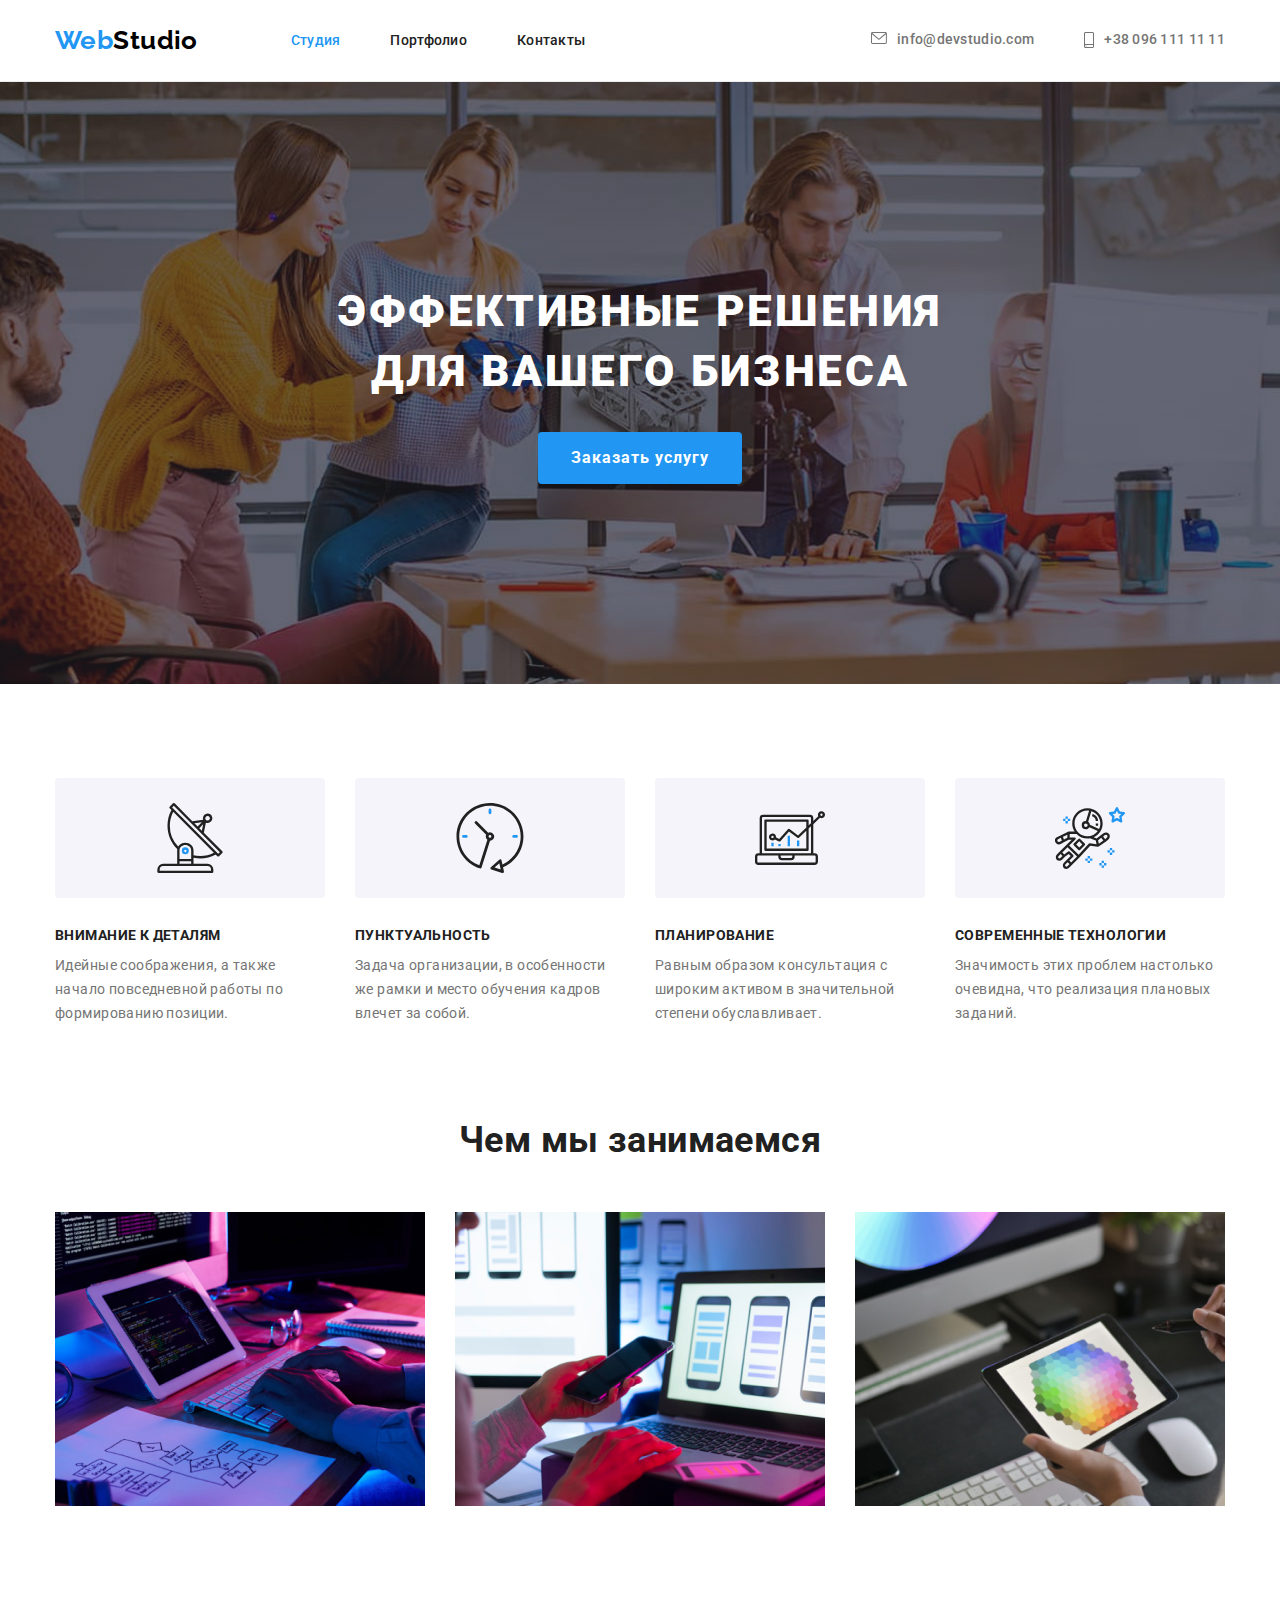
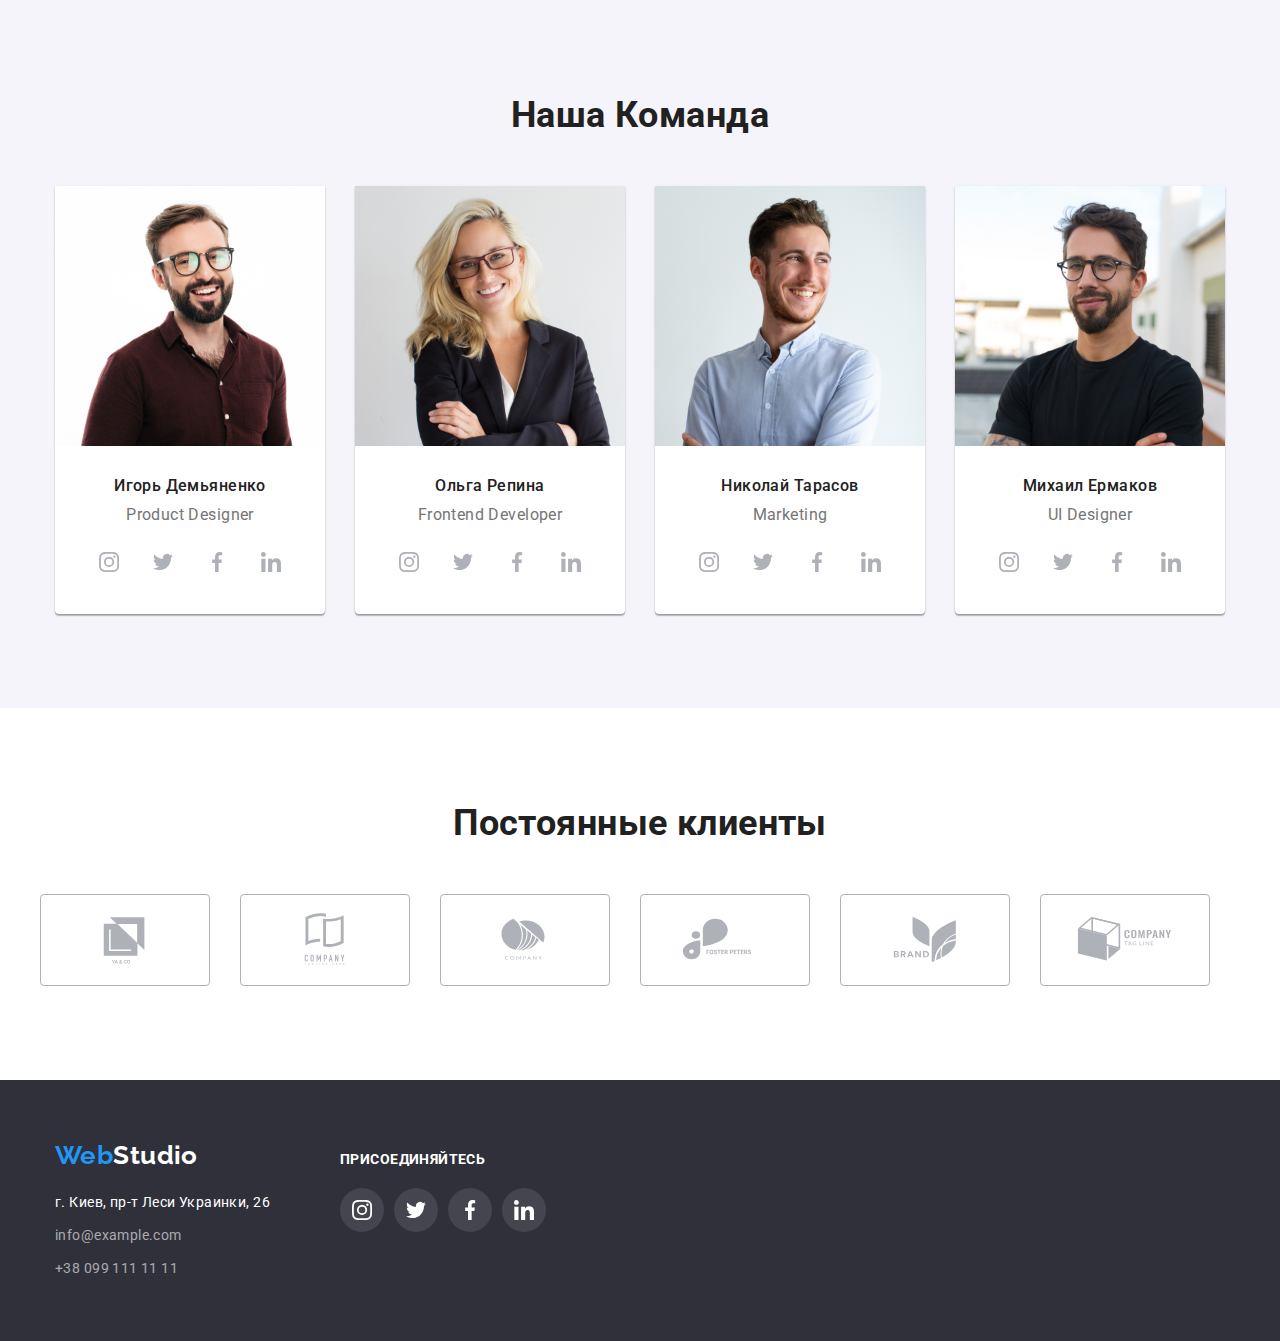
<file: index.html>
<!DOCTYPE html>
<html lang="ru">
<head>
    <meta charset="UTF-8">
    <meta http-equiv="X-UA-Compatible" content="IE=edge">
    <meta name="viewport" content="width=device-width, initial-scale=1.0">
    <title>Document</title>
    <link href="https://fonts.googleapis.com/css2?family=Raleway:wght@700&family=Roboto:wght@400;500;700;900&display=swap"
        rel="stylesheet">
    <link rel="stylesheet" href="./css/modern-normalize.css">
    <link rel="stylesheet" href="./css/styles.css">
</head>
<body>
 <!-- Шапка    -->
<header class="header">
    <div class="header-container container">
        <a class="logo" lang="en" href="./">Web<span class="logo-studio-black">Studio</span></a>
        <nav>
            <ul class="header-list list">
                <li class="header-item"><a class="link navigation-list main-page" href="./index.html">Студия</a></li>
                <li class="header-item"><a class="link navigation-list " href="./portfolio.html">Портфолио</a></li>
                <li class="header-item"><a class="link navigation-list" href="">Контакты</a></li>
            </ul>
        </nav>
        <div class="header-link">
        <a class="link navigation" href="mailto:info@example.com">
            <div class="contacts-thumb"><svg class="contacts-icon">
                    <use href="./image/sprite.svg#icon-envelope"></use>
                </svg></div> info@devstudio.com
        </a>
        <a class="link navigation" href="tel:+380991111111">
            <div class="contacts-thumb-tel contacts-thumb"><svg class="contacts-icon">
                    <use href="./image/sprite.svg#icon-smartphone"></use>
                </svg></div>+38 096 111 11 11
        </a>
        </div>
    </div>
</header> 
 <!-- Основной блок  -->
 <main>
    
        <!-- Герой -->
        <section class=" section section-hero">
            <div class="container">
            <h1 class="title-hero">Эффективные решения для вашего бизнеса</h1>
            <button class="button button-hero" type="button">Заказать услугу</button>
        </div>
        </section>
        <!-- Наши особенности -->
    
        <section class="section">
            <div class="container">
            <h2 hidden>Наши особенности</h2>
            <ul class="features-list list">
                <li class="features-item">
                    <div class="features-thumb">
                    <svg class="features-icon">
                        <use  href="./image/sprite.svg#icon-antenna"></use>
                    </svg>
                    </div>
                    <h3 class="features-title">Внимание к деталям</h3>
                    <p class="features-text">Идейные соображения, а также начало повседневной работы по формированию позиции.</p>
                </li>
                <li class="features-item">
                    <div class="features-thumb">
                        <svg class="features-icon">
                            <use href="./image/sprite.svg#icon-clock"></use>
                        </svg>
                    </div>
                    <h3 class="features-title">Пунктуальность</h3>
                    <p class="features-text">Задача организации, в особенности же рамки и место обучения кадров влечет за собой.</p>
                </li>
                <li class="features-item">
                    <div class="features-thumb">
                        <svg class="features-icon">
                            <use href="./image/sprite.svg#icon-diagram"></use>
                        </svg>
                    </div>
                    <h3 class="features-title">Планирование</h3>
                    <p class="features-text">Равным образом консультация с широким активом в значительной степени обуславливает.</p>
                </li>
                <li class="features-item">
                    <div class="features-thumb">
                        <svg class="features-icon">
                            <use href="./image/sprite.svg#icon-astronaut"></use>
                        </svg>
                    </div>
                    <h3 class="features-title">Современные технологии</h3>
                    <p class="features-text">Значимость этих проблем настолько очевидна, что реализация плановых заданий.</p>
                </li>
            </ul>
            </div>
        </section>
        <!-- Чем мы занимаемся -->
        <section class="section no-padding">
            <div class="container">
            <h2 class="responsibilities-title section-title">Чем мы занимаемся</h2>
            <ul class="responsibilities-list list">
                <li class="responsibilities-item"><img src="./image/box1.jpg" alt="пишем код" width="370" height="294"></li>
                <li class="responsibilities-item"><img src="./image/box2.jpg" alt="делаем макет" width="370" height="294"></li>
                <li class="responsibilities-item"><img src="./image/box3.jpg" alt="дизайн" width="370" height="294"></li>
            </ul>
            </div>
        </section>
        <!-- Команда -->
        <section class="section section-our-team">
            <div class="container">
            <h2 class=" team-title section-title">Наша Команда</h2>
            <ul class=" team-list list">
                <li class="team-item">
                    <img src="./image/img(4).jpg" alt="Игорь" width="270" height="260">
                    <div class="section-team">
                        <h3 class="team-members">Игорь Демьяненко</h3>
                        <p lang="en">Product Designer</p>
                    
                    <ul class="social-list list">
                        <li class="social-item">
                            <a href="" class="social-link link">
                                <svg class="social-icon">
                                    <use href="./image/sprite.svg#icon-instagram"></use>
                                </svg>
                            </a>
                        </li>
                        <li class="social-item">
                            <a href="" class="social-link">
                                <svg class="social-icon">
                                    <use href="./image/sprite.svg#icon-twitter"></use>
                                </svg>
                            </a>
                        </li>
                        <li class="social-item">
                            <a href="" class="social-link">
                                <svg class="social-icon">
                                    <use href="./image/sprite.svg#icon-facebook"></use>
                                </svg>
                            </a>
                        </li>
                        <li class="social-item">
                            <a href="" class="social-link">
                                <svg class="social-icon">
                                    <use href="./image/sprite.svg#icon-linkedin"></use>
                                </svg>
                            </a>
                        </li>
                    </ul>
                </div>

                </li>
                <li class="team-item">
                    <img src="./image/img(1).jpg" alt="Ольга" width="270" height="260">
                    <div class="section-team">
                        <h3 class="team-members">Ольга Репина</h3>
                        <p lang="en">Frontend Developer</p>
                    <ul class="social-list list">
                        <li class="social-item">
                            <a href="" class="social-link link">
                                <svg class="social-icon">
                                    <use href="./image/sprite.svg#icon-instagram"></use>
                                </svg>
                            </a>
                        </li>
                        <li class="social-item">
                            <a href="" class="social-link">
                                <svg class="social-icon">
                                    <use href="./image/sprite.svg#icon-twitter"></use>
                                </svg>
                            </a>
                        </li>
                        <li class="social-item">
                            <a href="" class="social-link">
                                <svg class="social-icon">
                                    <use href="./image/sprite.svg#icon-facebook"></use>
                                </svg>
                            </a>
                        </li>
                        <li class="social-item">
                            <a href="" class="social-link">
                                <svg class="social-icon">
                                    <use href="./image/sprite.svg#icon-linkedin"></use>
                                </svg>
                            </a>
                        </li>
                    </ul>
                    </div>
                </li>
                <li class="team-item">
                    <img src="./image/img(2).jpg" alt="Николай" width="270" height="260">
                    <div class="section-team">
                        <h3 class="team-members">Николай Тарасов</h3>
                        <p lang="en">Marketing</p>
                    <ul class="social-list list">
                        <li class="social-item">
                            <a href="" class="social-link link">
                                <svg class="social-icon">
                                    <use href="./image/sprite.svg#icon-instagram"></use>
                                </svg>
                            </a>
                        </li>
                        <li class="social-item">
                            <a href="" class="social-link">
                                <svg class="social-icon">
                                    <use href="./image/sprite.svg#icon-twitter"></use>
                                </svg>
                            </a>
                        </li>
                        <li class="social-item">
                            <a href="" class="social-link">
                                <svg class="social-icon">
                                    <use href="./image/sprite.svg#icon-facebook"></use>
                                </svg>
                            </a>
                        </li>
                        <li class="social-item">
                            <a href="" class="social-link">
                                <svg class="social-icon">
                                    <use href="./image/sprite.svg#icon-linkedin"></use>
                                </svg>
                            </a>
                        </li>
                    </ul>
                    </div>
                </li>
                <li class="team-item">
                    <img src="./image/img(3).jpg" alt="Михаил" width="270" height="260">
                    <div class="section-team">
                        <h3 class="team-members">Михаил Ермаков</h3>
                        <p lang="en">UI Designer</p>
                    <ul class="social-list list">
                        <li class="social-item">
                            <a href="" class="social-link link">
                                <svg class="social-icon">
                                    <use href="./image/sprite.svg#icon-instagram"></use>
                                </svg>
                            </a>
                        </li>
                        <li class="social-item">
                            <a href="" class="social-link">
                                <svg class="social-icon">
                                    <use href="./image/sprite.svg#icon-twitter"></use>
                                </svg>
                            </a>
                        </li>
                        <li class="social-item">
                            <a href="" class="social-link">
                                <svg class="social-icon">
                                    <use href="./image/sprite.svg#icon-facebook"></use>
                                </svg>
                            </a>
                        </li>
                        <li class="social-item">
                            <a href="" class="social-link">
                                <svg class="social-icon">
                                    <use href="./image/sprite.svg#icon-linkedin"></use>
                                </svg>
                            </a>
                        </li>
                    </ul>
                    </div>
                </li>
            </ul>
            </div>
        </section>
        <section class="section">
            <h2 class="clients-title section-title">Постоянные клиенты</h2>
            <ul class="clients-list list">
                <li class="clients-item item">
                    <a href="" class="clients-link link">
                        <svg class="clients-icon">
                            <use href="./image/sprite.svg#icon-logo"></use>
                        </svg>
                    </a>
                </li>
                <li class="clients-item item">
                    <a href="" class="clients-link link">
                        <svg class="clients-icon" >
                            <use href="./image/sprite.svg#icon-logo1"></use>
                        </svg>
                    </a>
                </li>
                <li class="clients-item item">
                    <a href="" class="clients-link link">
                        <svg class="clients-icon">
                            <use href="./image/sprite.svg#icon-logo2"></use>
                        </svg>
                    </a>
                </li>
                <li class="clients-item item">
                    <a href="" class="clients-link link">
                        <svg class="clients-icon">
                            <use href="./image/sprite.svg#icon-logo3"></use>
                        </svg>
                    </a>
                </li>
                <li class="clients-item item">
                    <a href="" class="clients-link link">
                        <svg class="clients-icon">
                            <use href="./image/sprite.svg#icon-logo4"></use>
                        </svg>
                    </a>
                </li>
                <li class="clients-item item">
                    <a href="" class="clients-link link">
                        <svg class="clients-icon">
                            <use href="./image/sprite.svg#icon-logo5"></use>
                        </svg>
                    </a>
                </li>
            </ul>
        </section>
 </main>
 <!-- Подвал -->
<footer class="footer">
    <div class="container footer-container">
        <div class="footer-address"><a class="logo footer-logo" href="./">Web<span
                    class="logo-studio-white">Studio</span></a>
            <address>
                <ul class="list">
                    <li class="address-item">
                        <p class="address-street">г. Киев, пр-т Леси Украинки, 26</p>
                    </li>
                    <li class="address-item"><a class="link address-contacts"
                            href="mailto:info@example.com">info@example.com</a></li>
                    <li class="address-item"><a class="link address-contacts" href="tel:+380991111111">+38 099 111 11
                            11</a>
                    </li>
                </ul>
            </address>
        </div>
        <div>
                <b class="agitation">Присоединяйтесь</b>
                <ul class="social-list list">
                    <li class="social-item">
                        <a href="" class="footer-social-link social-link link">
                            <svg class="fotter-social-icon social-icon">
                                <use href="./image/sprite.svg#icon-instagram"></use>
                            </svg>
                        </a>
                    </li>
                    <li class="social-item">
                        <a href="" class="footer-social-link social-link">
                            <svg class="fotter-social-icon social-icon">
                                <use href="./image/sprite.svg#icon-twitter"></use>
                            </svg>
                        </a>
                    </li>
                    <li class="social-item">
                        <a href="" class="footer-social-link social-link">
                            <svg class="fotter-social-icon social-icon">
                                <use href="./image/sprite.svg#icon-facebook"></use>
                            </svg>
                        </a>
                    </li>
                    <li class="social-item">
                        <a href="" class="footer-social-link social-link">
                            <svg class="fotter-social-icon social-icon">
                                <use href="./image/sprite.svg#icon-linkedin"></use>
                            </svg>
                        </a>
                    </li>
                </ul>
        </div>
    
    </div>
</footer>
</body>
</html>
</file>
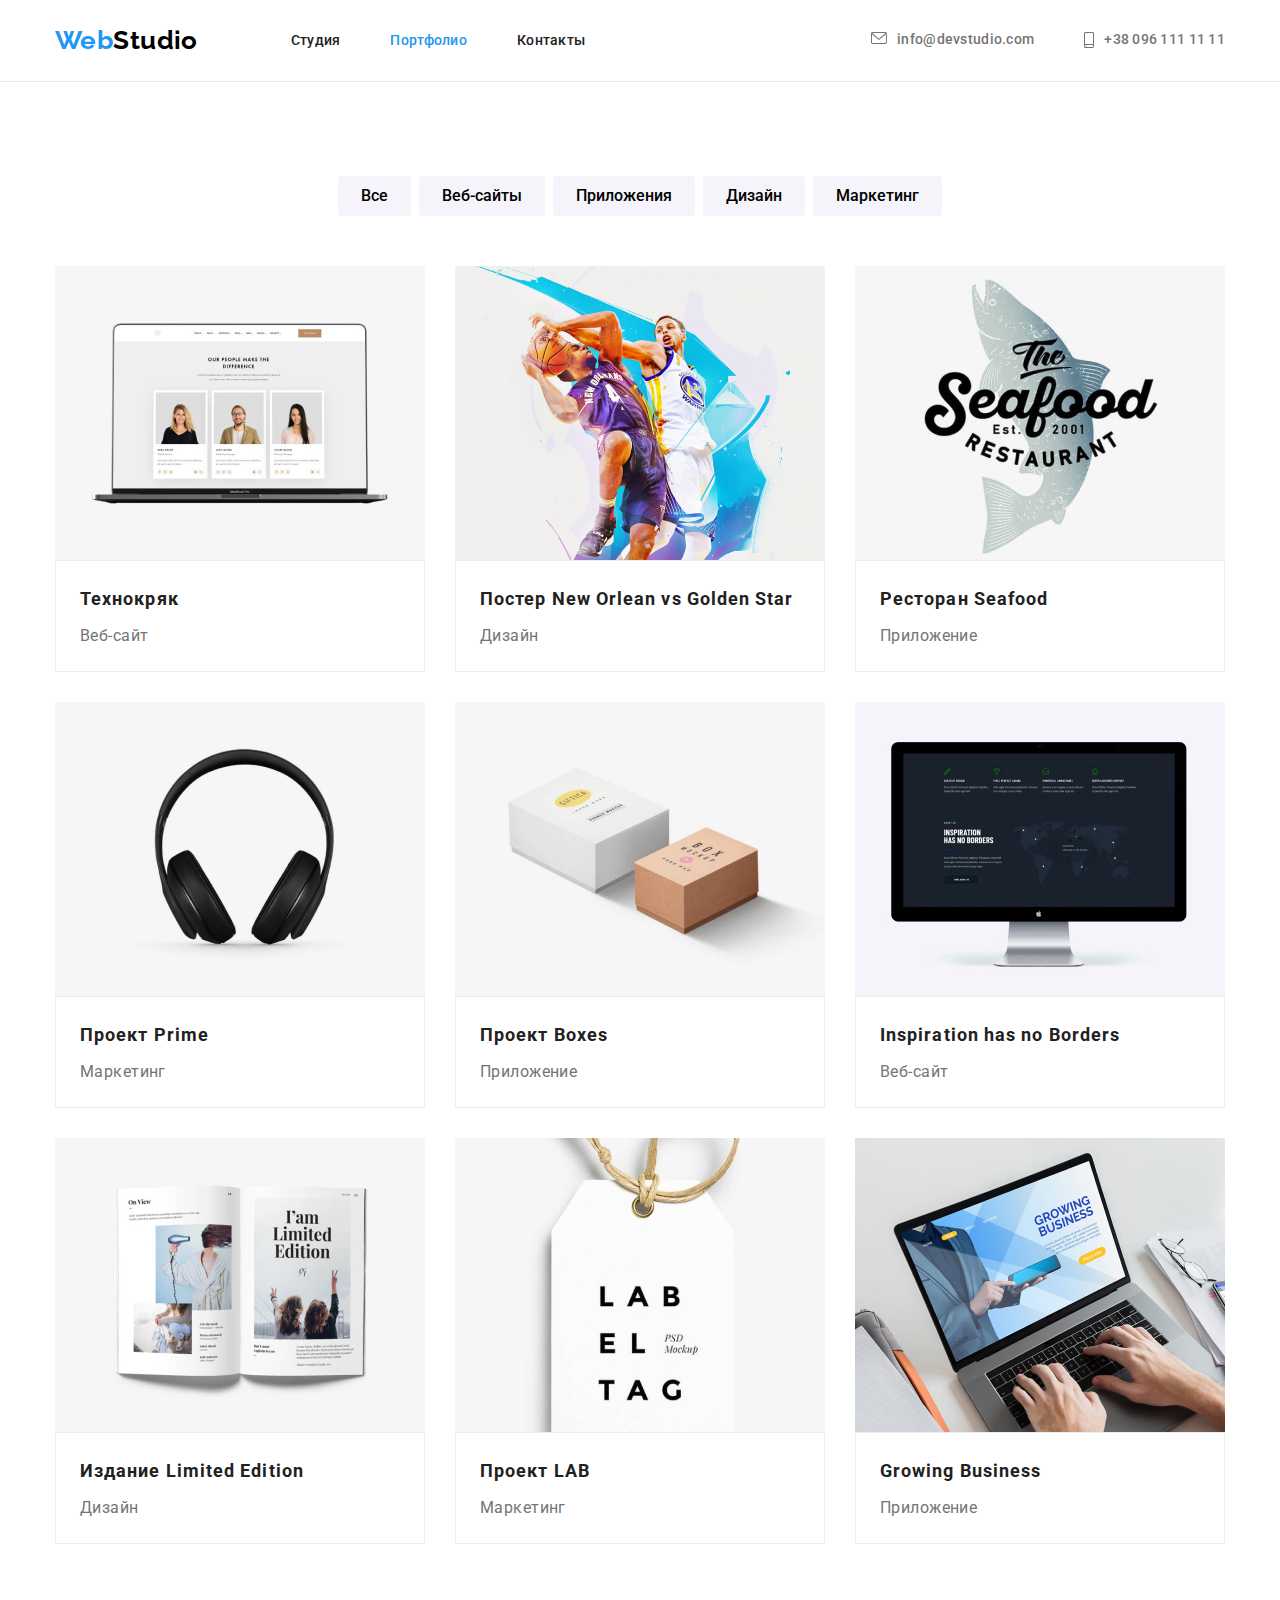
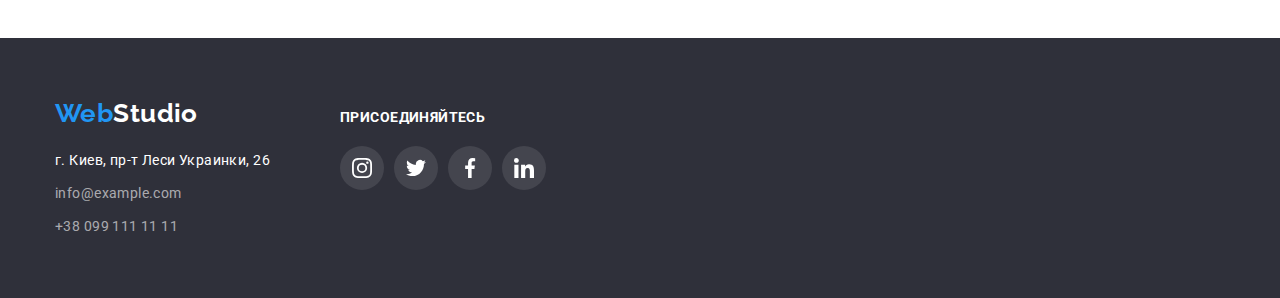
<file: portfolio.html>
<!DOCTYPE html>
<html lang="ru">
<head>
    <meta charset="UTF-8">
    <meta http-equiv="X-UA-Compatible" content="IE=edge">
    <meta name="viewport" content="width=device-width, initial-scale=1.0">
    <title>Document</title>
    <link href="https://fonts.googleapis.com/css2?family=Raleway:wght@700&family=Roboto:wght@400;500;700;900&display=swap"
        rel="stylesheet">
    <link rel="stylesheet" href="./css/modern-normalize.css">
    <link rel="stylesheet" href="./css/styles.css">
</head>
<body>
<!-- Шапка    -->
<header class="header">
    <div class="header-container container">
        <a class="logo" lang="en" href="./">Web<span class="logo-studio-black">Studio</span></a>
        <nav>
            <ul class="header-list list">
                <li class="header-item"><a class="link navigation-list" href="./index.html">Студия</a></li>
                <li class="header-item"><a class="link navigation-list main-page" href="./portfolio.html">Портфолио</a></li>
                <li class="header-item"><a class="link navigation-list" href="">Контакты</a></li>
            </ul>
        </nav>
        <div class="header-link">
        <a class="link navigation" href="mailto:info@example.com">
            <div class="contacts-thumb"><svg class="contacts-icon">
                <use href="./image/sprite.svg#icon-envelope"></use>
            </svg></div> info@devstudio.com</a>
        <a class="link navigation" href="tel:+380991111111"><div class="contacts-thumb-tel contacts-thumb"><svg class="contacts-icon">
                <use href="./image/sprite.svg#icon-smartphone"></use>
            </svg></div>+38 096 111 11 11</a>
        </div>
    </div>
</header>
<!-- Основной блок  -->
<main>
        <section class="section">
            <div class="container">
            <h1 hidden>Список проектов</h1>
            <ul class="btn-list list">
                <li class="btn-item"><button class="button" type="button">Все</button></li>
                <li class="btn-item"><button class="button" type="button">Веб-сайты</button></li>
                <li class="btn-item"><button class="button" type="button">Приложения</button></li>
                <li class="btn-item"><button class="button" type="button">Дизайн</button></li>
                <li class="btn-item"><button class="button" type="button">Маркетинг</button></li>
            </ul>
            <ul class="projects-list list">
                <li class="projects-item">
                    <img class="no-gap" src="./image/img.jpg" alt="" width="370" height="294">
                    <div class="projects-border projects-block">
                    <h2 class="projects-titles">Технокряк</h2>
                    <p class="projects-examples">Веб-сайт</p></div>
                </li>
                <li class="projects-item">
                    <img class="no-gap" src="./image/img1.jpg" alt="" width="370" height="294">
                    <div class="projects-border projects-block">
                    <h2 class="projects-titles">Постер <span lang="en"> New Orlean vs Golden Star</span></h2>
                    <p class="projects-examples">Дизайн</p></div>
                </li>
                <li class="projects-item">
                    <img class="no-gap" src="./image/img2.jpg" alt="" width="370" height="294">
                    <div class="projects-border projects-block">
                    <h2 class="projects-titles">Ресторан <span lang="en"> Seafood</span></h2>
                    <p class="projects-examples">Приложение</p></div>
                </li>
                <li class="projects-item">
                    <img class="no-gap" src="./image/img3.jpg" alt="" width="370" height="294">
                    <div class="projects-border projects-block">
                    <h2 class="projects-titles">Проект <span lang="en"> Prime</span></h2>
                    <p class="projects-examples">Маркетинг</p></div>
                </li>
                <li class="projects-item">
                    <img class="no-gap" src="./image/img4.jpg" alt="" width="370" height="294">
                    <div class="projects-border projects-block">
                    <h2 class="projects-titles">Проект <span lang="en"> Boxes</span></h2>
                    <p class="projects-examples">Приложение</p></div>
                </li>
                <li class="projects-item">
                    <img class="no-gap" src="./image/img5.jpg" alt="" width="370" height="294">
                    <div class="projects-border projects-block">
                    <h2 class="projects-titles"> <span lang="en"> Inspiration has no Borders</span></h2>
                    <p class="projects-examples">Веб-сайт</p></div>
                </li>
                <li class="projects-item">
                    <img class="no-gap" src="./image/img6.jpg" alt="" width="370" height="294">
                    <div class="projects-border projects-block">
                    <h2 class="projects-titles">Издание <span lang="en"> Limited Edition</span></h2>
                    <p class="projects-examples">Дизайн</p></div>
                </li>
                <li class="projects-item">
                    <img class="no-gap" src="./image/img7.jpg" alt="" width="370" height="294">
                    <div class="projects-border projects-block">
                    <h2 class="projects-titles">Проект <span lang="en"> LAB</span></h2>
                    <p class="projects-examples">Маркетинг</p></div>
                </li>
                <li class="projects-item">
                    <img class="no-gap" src="./image/img8.jpg" alt="" width="370" height="294">
                    <div class="projects-border projects-block">
                    <h2 class="projects-titles"> <span lang="en"> Growing Business</span></h2>
                    <p class="projects-examples">Приложение</p></div>
                </li>
            </ul>
            </div>
        </section>
</main>
<!-- Подвал -->
<footer class="footer">
    <div class="container footer-container">
        <div class="footer-address"><a class="logo footer-logo" href="./">Web<span class="logo-studio-white">Studio</span></a>
        <address>
            <ul class="list">
                <li class="address-item">
                    <p class="address-street">г. Киев, пр-т Леси Украинки, 26</p>
                </li>
                <li class="address-item"><a class="link address-contacts"
                        href="mailto:info@example.com">info@example.com</a></li>
                <li class="address-item"><a class="link address-contacts" href="tel:+380991111111">+38 099 111 11 11</a>
                </li>
            </ul>
        </address>
    </div>
        <div>
        <div>
            <b class="agitation">Присоединяйтесь</b>
            <ul class="social-list list">
                <li class="social-item">
                    <a href="" class="footer-social-link social-link link">
                        <svg class="fotter-social-icon social-icon">
                            <use href="./image/sprite.svg#icon-instagram"></use>
                        </svg>
                    </a>
                </li>
                <li class="social-item">
                    <a href="" class="footer-social-link social-link">
                        <svg class="fotter-social-icon social-icon">
                            <use href="./image/sprite.svg#icon-twitter"></use>
                        </svg>
                    </a>
                </li>
                <li class="social-item">
                    <a href="" class="footer-social-link social-link">
                        <svg class="fotter-social-icon social-icon">
                            <use href="./image/sprite.svg#icon-facebook"></use>
                        </svg>
                    </a>
                </li>
                <li class="social-item">
                    <a href="" class="footer-social-link social-link">
                        <svg class="fotter-social-icon social-icon">
                            <use href="./image/sprite.svg#icon-linkedin"></use>
                        </svg>
                    </a>
                </li>
            </ul>
        </div>
        </div>
    </div>
</footer>
</body>
</html>
</file>
<file: css/styles.css>
:root {
  --primary-background-color: #ffffff;
  --secondary-background-color: #2f303a;
  --primary-text-color: #757575;
  --secondary-text-color: #212121;
  --accent-color: #2196f3;
  --interactive-color: #afb1b8;
  --item: 1;
  --gap: 30px;
}

body {
  font-family: 'Roboto', sans-serif;
  font-style: normal;
  font-weight: 400;
  font-size: 14px;
  line-height: 1.71;
  letter-spacing: 0.03em;

  color: var(--primary-text-color);
  background-color: var(--primary-background-color);
}
h1,
h2,
h3,
p,
ul {
  margin-top: 0;
  margin-bottom: 0;
}
img {
  display: block;
  max-width: 100%;
  height: auto;
}

.container {
  width: 1200px;
  padding-left: 15px;
  padding-right: 15px;
  margin-left: auto;
  margin-right: auto;
}

.logo {
  display: inline-block;
  margin-right: 93px;

  font-family: 'Raleway', sans-serif;
  font-style: normal;
  font-weight: 700;
  font-size: 26px;
  line-height: 1.19;
  text-decoration: none;

  color: var(--accent-color);
}
.logo-studio-white {
  color: var(--primary-background-color);
}
.logo-studio-black {
  color: black;
}
.button {
  display: inline-block;
  border: 1px solid transparent;
  border-radius: 4px;
  padding: 6px 22px;

  font-family: inherit;
  font-weight: 500;
  font-size: 16px;
  line-height: 1.63;
  text-align: center;
  cursor: pointer;

  background-color: #f5f4fa;
}
.button:hover,
.button:focus {
  color: var(--primary-background-color);
  background-color: var(--accent-color);
}
.link {
  text-decoration: none;
  color: var(--primary-text-color);
}
.link:hover,
.link:focus {
  color: var(--accent-color);
}
.list {
  padding: 0;

  list-style-type: none;
}
.header {
  padding-top: 25px;
  padding-bottom: 25px;
  border-bottom: 1px solid #ececec;
}
.header-container {
  display: flex;
  justify-content: start;
  align-items: center;
}
.header-list {
  display: flex;
  align-items: center;
}
.header-item:not(:last-child) {
  margin-right: 50px;
}
.header-link {
  display: flex;
  align-items: center;
  margin-left: auto;
}
.navigation {
  display: flex;

  font-weight: 500;
  line-height: 1.14;
  letter-spacing: 0.02em;
}
.navigation:not(:last-child) {
  margin-right: 50px;
}
.contacts-thumb {
  display: flex;
  justify-content: center;
  align-items: center;
  width: 16px;
  height: 12px;
  margin-right: 10px;
}
.navigation:hover .contacts-icon,
.navigation:focus .contacts-icon {
  fill: var(--accent-color);
}
.contacts-icon {
  width: 100%;
  height: 100%;
  fill: var(--primary-text-color);
}
.contacts-thumb-tel {
  width: 10px;
  height: 16px;
}
.navigation-list {
  font-weight: 500;
  line-height: 1.14;
  letter-spacing: 0.02em;

  color: var(--secondary-text-color);
}
.main-page {
  color: var(--accent-color);
}
.section {
  padding-top: 94px;
  padding-bottom: 94px;
}
.no-padding {
  padding-top: 0;
}
.section-hero {
  padding-top: 200px;
  padding-bottom: 200px;
  text-align: center;
  background-color: var(--secondary-background-color);
  background-image: linear-gradient(
      rgba(47, 48, 58, 0.4),
      rgba(47, 48, 58, 0.4)
    ),
    url('../image/background-header.jpg');
  background-repeat: no-repeat;
  background-size: cover;
  background-position: center;
  max-width: 1600px;
  margin: 0 auto;
}
.title-hero {
  width: 696px;
  font-weight: 900;
  font-size: 44px;
  line-height: 1.36;
  margin-right: auto;
  margin-left: auto;
  margin-bottom: 30px;

  letter-spacing: 0.06em;
  text-transform: uppercase;

  color: var(--primary-background-color);
}
.button.button-hero {
  padding: 10px 32px;

  font-weight: 700;
  line-height: 1.88;
  letter-spacing: 0.06em;

  color: var(--primary-background-color);
  background-color: var(--accent-color);
}
.features-title {
  margin-bottom: 10px;

  font-weight: 700;
  font-size: 14px;
  line-height: 1.14;
  text-transform: uppercase;

  color: var(--secondary-text-color);
}
.features-list {
  display: flex;
}
.features-item {
  max-width: 270px;
}
.features-item:not(:last-child) {
  margin-right: 30px;
}
.features-thumb {
  display: flex;
  justify-content: center;
  align-items: center;
  margin-bottom: 30px;
  width: 270px;
  height: 120px;
  background: #f5f4fa;
  border-radius: 4px;
}
.features-icon {
  width: 70px;
  height: 70px;
}
.section-title {
  font-weight: 700;
  font-size: 36px;
  line-height: 1.17;
  text-align: center;

  color: var(--secondary-text-color);
}
.responsibilities-title {
  margin-bottom: 50px;
}
.responsibilities-list {
  display: flex;
}
.responsibilities-item:not(:last-child) {
  margin-right: 30px;
}
.section-our-team {
  background-color: #f5f4fa;
}
.section-team {
  padding-bottom: 30px;
  padding-top: 30px;
  font-size: 16px;
  line-height: 1.19;
  text-align: center;
}
.team-list {
  display: flex;
}
.team-title {
  margin-bottom: 50px;
}
.team-item {
  background-color: var(--primary-background-color);
  box-shadow: 0px 1px 3px rgba(0, 0, 0, 0.12), 0px 1px 1px rgba(0, 0, 0, 0.14),
    0px 2px 1px rgba(0, 0, 0, 0.2);
  border-radius: 0px 0px 4px 4px;
}
.team-item:not(:last-child) {
  margin-right: 30px;
}

.team-members {
  margin-bottom: 10px;

  font-weight: 500;
  font-size: 16px;

  color: var(--secondary-text-color);
}
.social-list {
  display: flex;
  justify-content: center;
  align-items: center;
  margin-top: 16px;
}
.social-link {
  display: flex;
  justify-content: center;
  align-items: center;

  width: 44px;
  height: 44px;
}
.social-item:not(:last-child) {
  margin-right: 10px;
}
.social-link:hover,
.social-link:focus {
  background-color: #2196f3;
  border-radius: 50%;
}
.social-link:hover .social-icon,
.social-link:focus .social-icon {
  fill: #fff;
}

.social-icon {
  width: 20px;
  height: 20px;
  fill: #afb1b8;
}
.footer {
  padding-top: 60px;
  padding-bottom: 60px;

  background-color: var(--secondary-background-color);
}

.logo.footer-logo {
  margin-top: 0;
  margin-right: 0;
  margin-bottom: 20px;
}
.address-street {
  font-style: normal;

  color: var(--primary-background-color);
}
.address-contacts {
  font-style: normal;

  color: rgba(255, 255, 255, 0.6);
}
.address-item:not(:last-child) {
  margin-bottom: 9px;
}
.projects-titles {
  margin-bottom: 4px;

  font-weight: 700;
  font-size: 18px;
  line-height: 2;
  letter-spacing: 0.06em;

  color: var(--secondary-text-color);
}
.projects-examples {
  font-size: 16px;
  line-height: 1.87;
}
.btn-list {
  display: flex;
  justify-content: center;
  margin-bottom: 50px;
}
.projects-list {
  display: flex;
  flex-wrap: wrap;
}
.btn-item:not(:last-child) {
  margin-right: 8px;
}
.btn-item:hover,
.btn-item:focus {
  box-shadow: 0px 3px 1px rgba(0, 0, 0, 0.1), 0px 1px 2px rgba(0, 0, 0, 0.08),
    0px 2px 2px rgba(0, 0, 0, 0.12);
}
.projects-border {
  border: 1px solid #eeeeee;
}
.projects-item:hover,
.projects-item:focus {
  box-shadow: 0px 1px 1px rgba(0, 0, 0, 0.12), 0px 4px 4px rgba(0, 0, 0, 0.06),
    1px 4px 6px rgba(0, 0, 0, 0.16);
}
.projects-item:not(:nth-child(3n)) {
  margin-right: 30px;
}
.projects-item:not(:nth-last-child(-n + 3)) {
  margin-bottom: 30px;
}
.projects-block {
  padding-top: 20px;
  padding-right: 24px;
  padding-bottom: 20px;
  padding-left: 24px;
}
.footer-container {
  display: flex;
  align-items: baseline;
}
.footer-address {
  margin-right: 70px;
}
.agitation {
  margin-bottom: 20px;
  font-weight: 700;
  font-size: 14px;
  line-height: 1.14;
  letter-spacing: 0.03em;
  text-transform: uppercase;

  color: #ffffff;
}
.footer-social-link {
  background-color: rgba(255, 255, 255, 0.1);
  border-radius: 50%;
}
.social-icon.fotter-social-icon {
  fill: #fff;
}
.clients-title {
  margin-bottom: 50px;
}
.clients-list {
  display: flex;
  justify-content: center;
  align-items: center;
}
.clients-item {
  margin-right: var(--gap);
}
.clients-link {
  display: flex;
  justify-content: center;
  align-items: center;
  width: 170px;
  height: 92px;
  border: 1px solid #afb1b8;
  border-radius: 4px;
}
.clients-icon {
  width: 106px;
  height: 60px;
  fill: var(--interactive-color);
}
.clients-link:hover,
.clients-link:focus {
  border: 1px solid var(--accent-color);
}
.clients-link:hover .clients-icon,
.clients-link:focus .clients-icon {
  fill: var(--accent-color);
}
</file>
